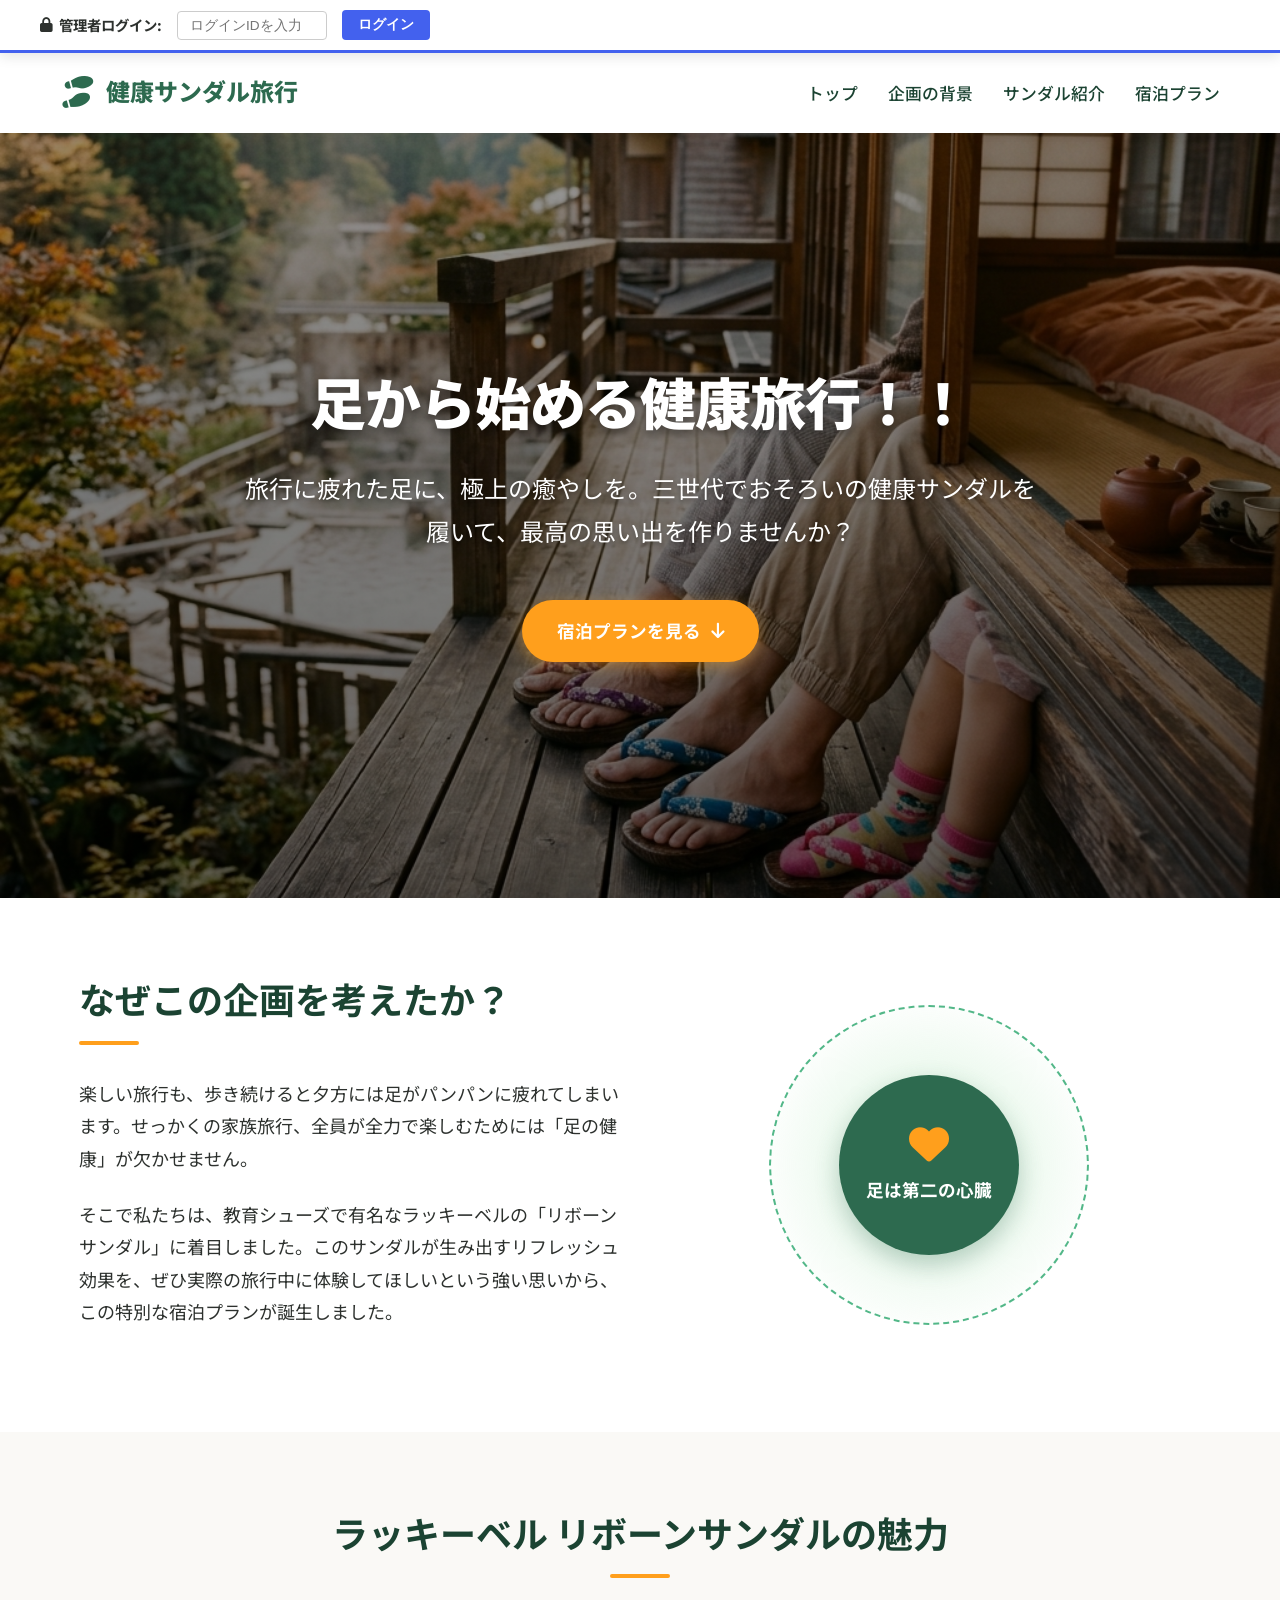
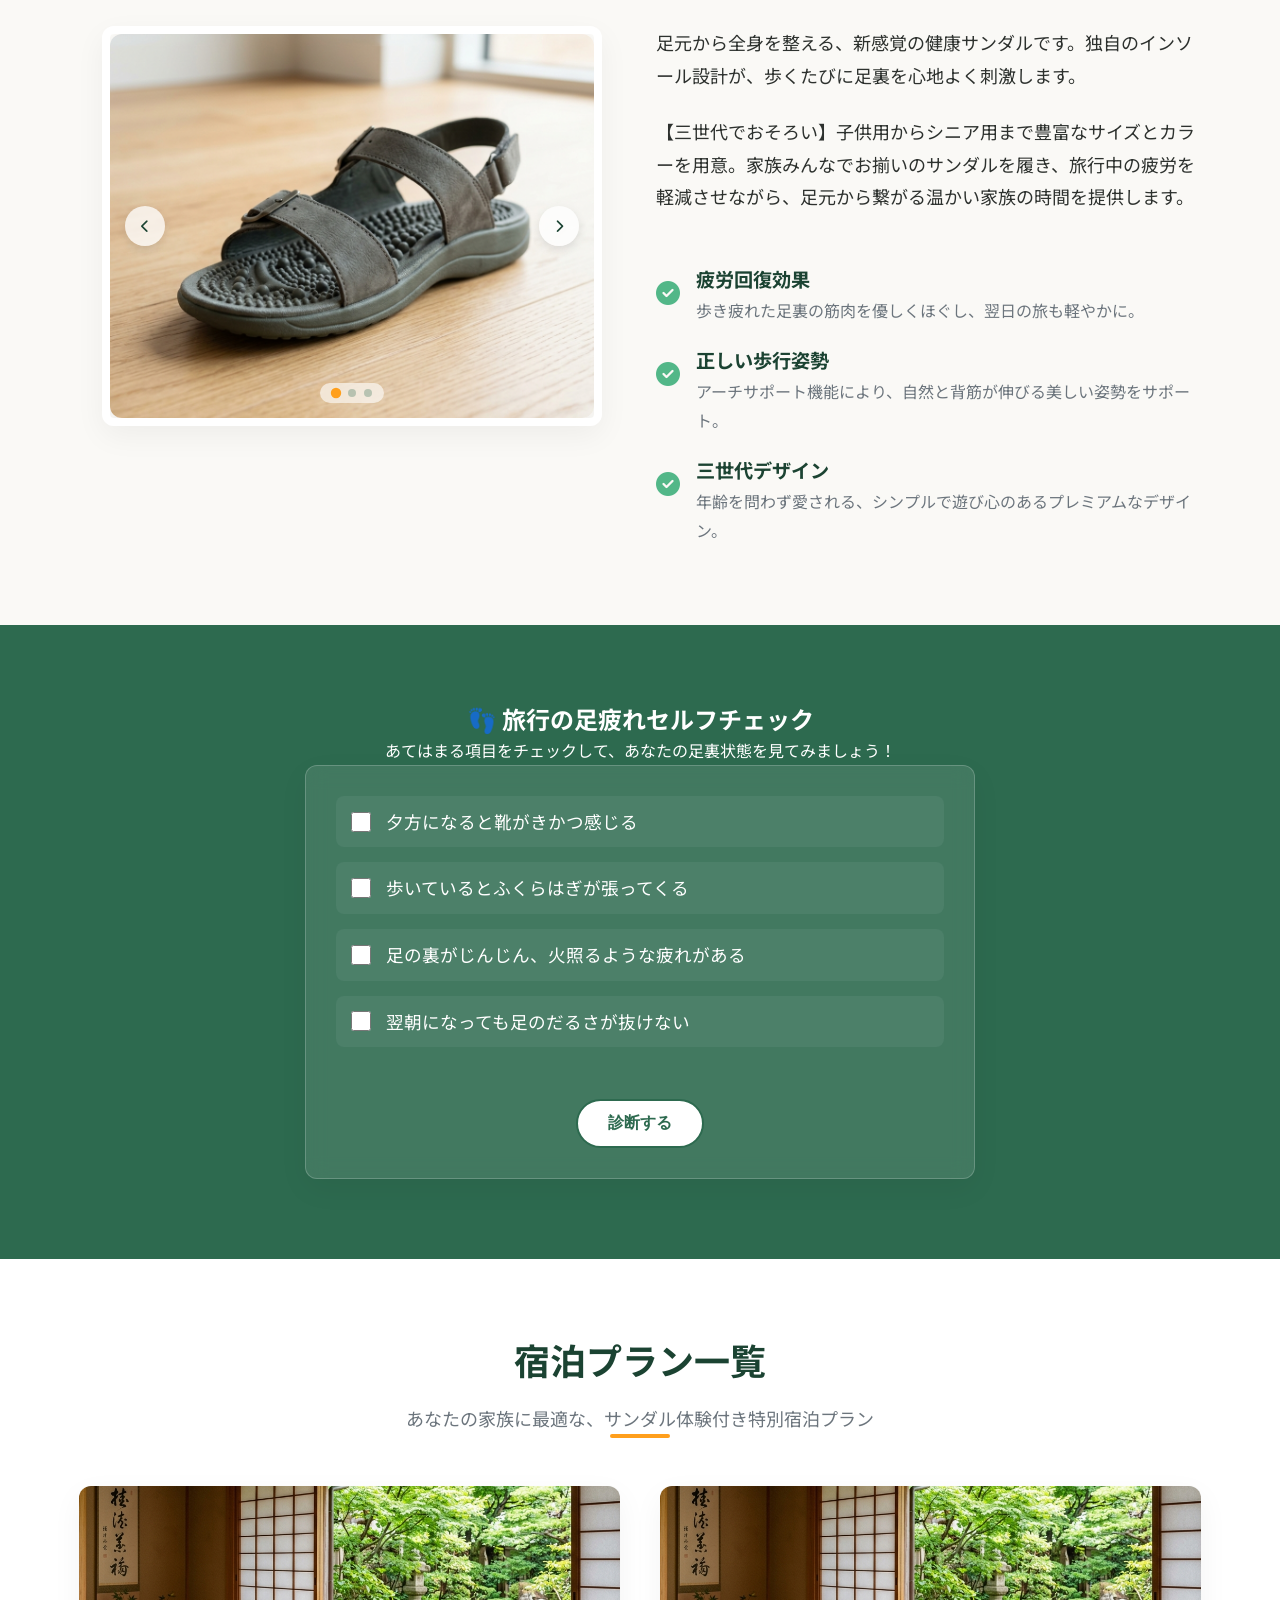
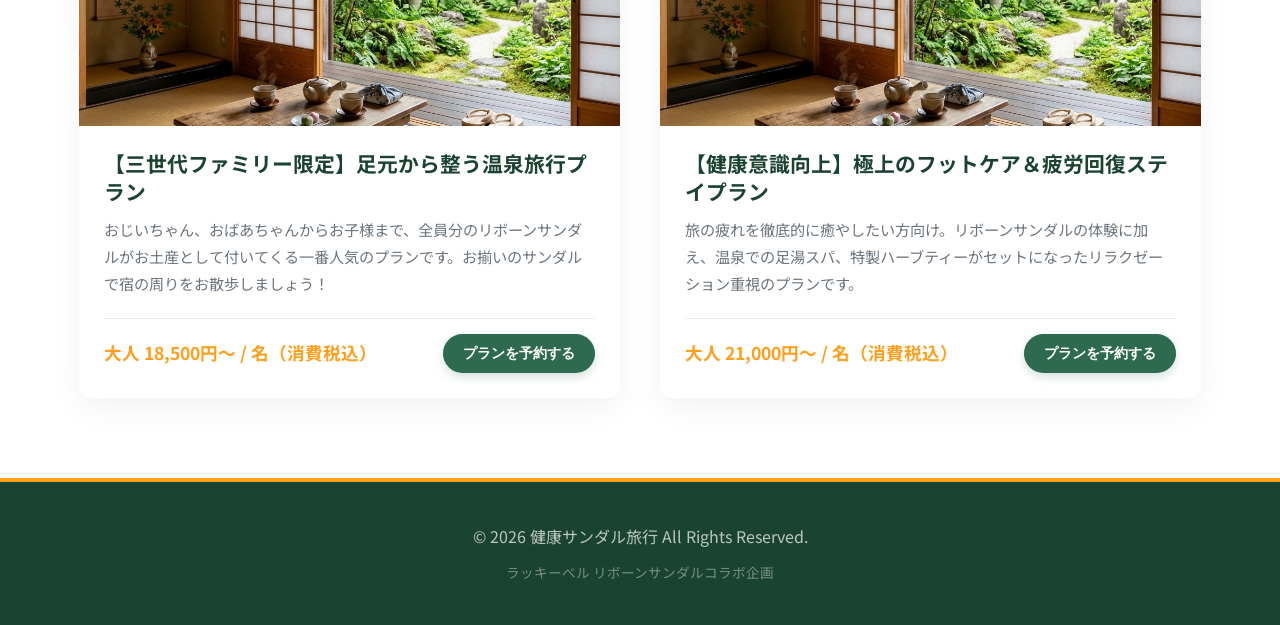
<file: index.html>
<!DOCTYPE html>
<html lang="ja">
<head>
    <meta charset="UTF-8">
    <meta name="viewport" content="width=device-width, initial-scale=1.0, maximum-scale=1.0, user-scalable=no">
    <title>足から始める健康旅行！！ - ラッキーベル リボーンサンダル宿泊プラン</title>
    <!-- Google Fonts -->
    <link rel="preconnect" href="https://fonts.googleapis.com">
    <link rel="preconnect" href="https://fonts.gstatic.com" crossorigin>
    <link href="https://fonts.googleapis.com/css2?family=Noto+Sans+JP:wght@300;400;500;700;900&family=Outfit:wght@300;400;600;800&display=swap" rel="stylesheet">
    <!-- FontAwesome for Icons -->
    <link rel="stylesheet" href="https://cdnjs.cloudflare.com/ajax/libs/font-awesome/6.4.0/css/all.min.css">
    <!-- Custom CSS -->
    <link rel="stylesheet" href="./static/css/style.css">
</head>
<body>

    <!-- 管理者コントロールパネル -->
    <div id="admin-panel" class="admin-panel">
        <div class="admin-panel-content">
            <!-- 未ログイン時の表示 -->
            <div id="admin-login-area" class="admin-login-area">
                <span class="admin-label"><i class="fa-solid fa-lock"></i> 管理者ログイン:</span>
                <input type="password" id="admin-id-input" placeholder="ログインIDを入力" class="admin-input">
                <button id="admin-login-btn" class="admin-btn-small">ログイン</button>
                <span id="login-error-msg" class="login-error-msg"></span>
            </div>
            
            <!-- ログイン済みの表示（初期状態では非表示） -->
            <div id="admin-logged-in-area" class="admin-logged-in-area hidden">
                <span class="admin-badge"><i class="fa-solid fa-user-gear"></i> 管理者モード</span>
                <div class="admin-controls">
                    <label class="switch">
                        <input type="checkbox" id="edit-mode-toggle">
                        <span class="slider round"></span>
                    </label>
                    <span class="switch-label">編集モードON</span>
                </div>
                <button id="save-btn" class="save-btn" disabled><i class="fa-solid fa-floppy-disk"></i> 変更を保存</button>
                <button id="admin-logout-btn" class="logout-btn"><i class="fa-solid fa-right-from-bracket"></i> ログアウト</button>
            </div>
            <div id="save-status" class="save-status"></div>
        </div>
    </div>

    <!-- 編集中の要素に対するフォントサイズツールバー -->
    <div id="fontsize-toolbar" class="fontsize-toolbar hidden">
        <label for="font-size-input">文字サイズ:</label>
        <input type="range" id="font-size-input" min="12" max="80" step="1">
        <span id="font-size-val">16px</span>
    </div>

    <!-- ナビゲーションバー -->
    <nav class="navbar">
        <div class="navbar-container">
            <a href="#" class="brand-logo">
                <span class="logo-icon"><i class="fa-solid fa-shoe-prints"></i></span>
                <span id="nav-brand" class="editable" data-section="navigation" data-key="brand" data-type="text">健康サンダル旅行</span>
            </a>
            <ul class="nav-menu">
                <li class="nav-item"><a href="#hero" class="nav-link">トップ</a></li>
                <li class="nav-item"><a href="#background" class="nav-link">企画の背景</a></li>
                <li class="nav-item"><a href="#sandal" class="nav-link">サンダル紹介</a></li>
                <li class="nav-item"><a href="#plans" class="nav-link">宿泊プラン</a></li>
            </ul>
            <div class="menu-toggle" id="mobile-menu">
                <span class="bar"></span>
                <span class="bar"></span>
                <span class="bar"></span>
            </div>
        </div>
    </nav>

    <!-- ヒーローセクション -->
    <header id="hero" class="hero-section" style="background-image: linear-gradient(rgba(0,0,0,0.4), rgba(0,0,0,0.6)), url('./static/images/hero_bg.png');">
        <!-- 画像変更用隠し入力 & ボタン -->
        <div class="image-edit-overlay" data-target-section="hero" data-target-key="image">
            <button class="image-edit-btn"><i class="fa-solid fa-camera"></i> 背景画像を変更</button>
            <input type="file" class="image-upload-input" accept="image/*" style="display: none;">
        </div>
        <div class="hero-content container">
            <h1 id="hero-title" class="editable fade-in" data-section="hero" data-key="title" data-type="text" style="font-size: 56px;">
                足から始める健康旅行！！
            </h1>
            <p id="hero-subtitle" class="editable fade-in-delay" data-section="hero" data-key="subtitle" data-type="text" style="font-size: 24px;">
                旅行に疲れた足に、極上の癒やしを。三世代でおそろいの健康サンダルを履いて、最高の思い出を作りませんか？
            </p>
            <a href="#plans" class="cta-btn fade-in-delay-2">宿泊プランを見る <i class="fa-solid fa-arrow-down"></i></a>
        </div>
    </header>

    <!-- 企画背景セクション -->
    <section id="background" class="section bg-light">
        <div class="container grid-2">
            <div class="section-text">
                <h2 id="background-title" class="section-title editable" data-section="background" data-key="title" data-type="text" style="font-size: 36px;">
                    なぜこの企画を考えたか？
                </h2>
                <div class="title-line"></div>
                <p id="background-text1" class="text-p editable" data-section="background" data-key="text_1" data-type="textarea" style="font-size: 18px;">
                    楽しい旅行も、歩き続けると夕方には足がパンパンに疲れてしまいます。せっかくの家族旅行、全員が全力で楽しむためには「足の健康」が欠かせません。
                </p>
                <p id="background-text2" class="text-p editable" data-section="background" data-key="text_2" data-type="textarea" style="font-size: 18px;">
                    そこで私たちは、教育シューズで有名なラッキーベルの「リボーンサンダル」に着目しました。このサンダルが生み出すリフレッシュ効果を、ぜひ実際の旅行中に体験してほしいという強い思いから、この特別な宿泊プランが誕生しました。
                </p>
            </div>
            <div class="section-image-wrapper card-animation">
                <!-- 遊び心：足つぼグラフィック -->
                <div class="foot-graphic">
                    <div class="foot-bone">
                        <i class="fa-solid fa-heart beat-icon"></i>
                        <span>足は第二の心臓</span>
                    </div>
                </div>
            </div>
        </div>
    </section>

    <!-- サンダル概要セクション -->
    <section id="sandal" class="section">
        <div class="container">
            <h2 id="sandal-title" class="section-title text-center editable" data-section="sandal" data-key="title" data-type="text" style="font-size: 36px;">
                ラッキーベル リボーンサンダルの魅力
            </h2>
            <div class="title-line center"></div>
            
            <div class="grid-2 gap-4 mt-3">
                <div class="sandal-slider-container">
                    <div class="slider-wrapper">
                        <!-- スライドが動的に描画されますが、初期表示用にデフォルトを書いておきます -->
                        <div class="slide active">
                            <img class="product-img img-responsive" src="./static/images/sandal_overview.png" alt="ラッキーベル リボーンサンダル">
                        </div>
                        <div class="slide">
                            <img class="product-img img-responsive" src="./static/images/sandal_family.png" alt="ラッキーベル リボーンサンダル 使用イメージ">
                        </div>
                        <div class="slide">
                            <img class="product-img img-responsive" src="./static/images/sandal_detail.png" alt="ラッキーベル リボーンサンダル ディテール">
                        </div>
                    </div>
                    
                    <!-- カルーセル操作用矢印 -->
                    <button class="slider-arrow prev-arrow"><i class="fa-solid fa-chevron-left"></i></button>
                    <button class="slider-arrow next-arrow"><i class="fa-solid fa-chevron-right"></i></button>
                    
                    <!-- インディケーター（ドット） -->
                    <div class="slider-dots">
                        <span class="dot active"></span>
                        <span class="dot"></span>
                        <span class="dot"></span>
                    </div>

                    <!-- 管理者用の写真変更・追加・削除オーバーレイ -->
                    <div class="image-edit-overlay" data-target-section="sandal" data-target-key="images">
                        <div class="admin-slide-controls">
                            <button class="image-edit-btn" id="change-current-slide-btn"><i class="fa-solid fa-camera"></i> 写真を変更</button>
                            <button class="admin-action-btn add-slide-btn"><i class="fa-solid fa-plus"></i> 追加</button>
                            <button class="admin-action-btn delete-slide-btn"><i class="fa-solid fa-trash"></i> 削除</button>
                        </div>
                        <input type="file" class="image-upload-input" accept="image/*" style="display: none;">
                    </div>
                </div>
                <div class="section-text flex-center-y">
                    <p id="sandal-desc1" class="text-p editable" data-section="sandal" data-key="desc_1" data-type="textarea" style="font-size: 18px;">
                        足元から全身を整える、新感覚の健康サンダルです。独自のインソール設計が、歩くたびに足裏を心地よく刺激します。
                    </p>
                    <p id="sandal-desc2" class="text-p editable" data-section="sandal" data-key="desc_2" data-type="textarea" style="font-size: 18px;">
                        【三世代でおそろい】子供用からシニア用まで豊富なサイズとカラーを用意。家族みんなでお揃いのサンダルを履き、旅行中の疲労を軽減させながら、足元から繋がる温かい家族の時間を提供します。
                    </p>
                    
                    <div class="benefits-list mt-2">
                        <div class="benefit-item">
                            <div class="benefit-icon"><i class="fa-solid fa-circle-check"></i></div>
                            <div>
                                <h4 class="benefit-title">疲労回復効果</h4>
                                <p class="benefit-desc">歩き疲れた足裏の筋肉を優しくほぐし、翌日の旅も軽やかに。</p>
                            </div>
                        </div>
                        <div class="benefit-item">
                            <div class="benefit-icon"><i class="fa-solid fa-circle-check"></i></div>
                            <div>
                                <h4 class="benefit-title">正しい歩行姿勢</h4>
                                <p class="benefit-desc">アーチサポート機能により、自然と背筋が伸びる美しい姿勢をサポート。</p>
                            </div>
                        </div>
                        <div class="benefit-item">
                            <div class="benefit-icon"><i class="fa-solid fa-circle-check"></i></div>
                            <div>
                                <h4 class="benefit-title">三世代デザイン</h4>
                                <p class="benefit-desc">年齢を問わず愛される、シンプルで遊び心のあるプレミアムなデザイン。</p>
                            </div>
                        </div>
                    </div>
                </div>
            </div>
        </div>
    </section>

    <!-- 遊び心コンテンツ：お疲れ度セルフチェック -->
    <section class="section bg-primary text-white check-section">
        <div class="container text-center max-w-700">
            <h2>👣 旅行の足疲れセルフチェック</h2>
            <p>あてはまる項目をチェックして、あなたの足裏状態を見てみましょう！</p>
            <div class="checker-card">
                <div class="check-options">
                    <label class="check-option">
                        <input type="checkbox" class="foot-check" value="1">
                        <span>夕方になると靴がきかつ感じる</span>
                    </label>
                    <label class="check-option">
                        <input type="checkbox" class="foot-check" value="2">
                        <span>歩いているとふくらはぎが張ってくる</span>
                    </label>
                    <label class="check-option">
                        <input type="checkbox" class="foot-check" value="3">
                        <span>足の裏がじんじん、火照るような疲れがある</span>
                    </label>
                    <label class="check-option">
                        <input type="checkbox" class="foot-check" value="4">
                        <span>翌朝になっても足のだるさが抜けない</span>
                    </label>
                </div>
                <button id="calc-checks-btn" class="secondary-btn mt-2">診断する</button>
                <div id="check-result" class="check-result mt-2 hidden">
                    <h3 id="result-title"></h3>
                    <p id="result-text"></p>
                </div>
            </div>
        </div>
    </section>

    <!-- 宿泊プランセクション -->
    <section id="plans" class="section bg-light">
        <div class="container">
            <h2 id="plans-title" class="section-title text-center editable" data-section="plans" data-key="title" data-type="text" style="font-size: 36px;">
                宿泊プラン一覧
            </h2>
            <p id="plans-subtitle" class="text-center text-muted editable" data-section="plans" data-key="subtitle" data-type="text" style="font-size: 18px;">
                あなたの家族に最適な、サンダル体験付き特別宿泊プラン
            </p>
            <div class="title-line center"></div>

            <div class="plans-grid mt-3">
                <!-- プラン 1 -->
                <div class="plan-card" data-plan-id="1">
                    <div class="plan-image-wrapper">
                        <img class="plan-img" src="./static/images/plan_ryokan.png" alt="【三世代ファミリー限定】足元から整う温泉旅行プラン">
                        <div class="image-edit-overlay" data-target-section="plans" data-target-list-id="1" data-target-key="image">
                            <button class="image-edit-btn"><i class="fa-solid fa-camera"></i> プラン写真を変更</button>
                            <input type="file" class="image-upload-input" accept="image/*" style="display: none;">
                        </div>
                    </div>
                    <div class="plan-body">
                        <h3 class="plan-card-title editable-list" data-section="plans" data-list-id="1" data-key="title">
                            【三世代ファミリー限定】足元から整う温泉旅行プラン
                        </h3>
                        <p class="plan-card-desc editable-list" data-section="plans" data-list-id="1" data-key="description">
                            おじいちゃん、おばあちゃんからお子様まで、全員分のリボーンサンダルがお土産として付いてくる一番人気のプランです。お揃いのサンダルで宿の周りをお散歩しましょう！
                        </p>
                        <div class="plan-footer">
                            <span class="plan-price editable-list" data-section="plans" data-list-id="1" data-key="price">
                                大人 18,500円〜 / 名（消費税込）
                            </span>
                            <button class="book-btn" onclick="bookingPopup('【三世代ファミリー限定】足元から整う温泉旅行プラン')">プランを予約する</button>
                        </div>
                    </div>
                </div>

                <!-- プラン 2 -->
                <div class="plan-card" data-plan-id="2">
                    <div class="plan-image-wrapper">
                        <img class="plan-img" src="./static/images/plan_ryokan.png" alt="【健康意識向上】極上のフットケア＆疲労回復ステイプラン">
                        <div class="image-edit-overlay" data-target-section="plans" data-target-list-id="2" data-target-key="image">
                            <button class="image-edit-btn"><i class="fa-solid fa-camera"></i> プラン写真を変更</button>
                            <input type="file" class="image-upload-input" accept="image/*" style="display: none;">
                        </div>
                    </div>
                    <div class="plan-body">
                        <h3 class="plan-card-title editable-list" data-section="plans" data-list-id="2" data-key="title">
                            【健康意識向上】極上のフットケア＆疲労回復ステイプラン
                        </h3>
                        <p class="plan-card-desc editable-list" data-section="plans" data-list-id="2" data-key="description">
                            旅の疲れを徹底的に癒やしたい方向け。リボーンサンダルの体験に加え、温泉での足湯スパ、特製ハーブティーがセットになったリラクゼーション重視のプランです。
                        </p>
                        <div class="plan-footer">
                            <span class="plan-price editable-list" data-section="plans" data-list-id="2" data-key="price">
                                大人 21,000円〜 / 名（消費税込）
                            </span>
                            <button class="book-btn" onclick="bookingPopup('【健康意識向上】極上のフットケア＆疲労回復ステイプラン')">プランを予約する</button>
                        </div>
                    </div>
                </div>
            </div>
        </div>
    </section>

    <!-- フッター -->
    <footer class="footer">
        <div class="container text-center">
            <p>&copy; 2026 健康サンダル旅行 All Rights Reserved.</p>
            <p class="footer-sub">ラッキーベル リボーンサンダルコラボ企画</p>
        </div>
    </footer>

    <!-- 予約用ポップアップ（仮） -->
    <div id="booking-modal" class="modal">
        <div class="modal-content">
            <span class="close-modal">&times;</span>
            <div class="modal-header">
                <h2><i class="fa-regular fa-calendar-check"></i> プラン予約</h2>
            </div>
            <div class="modal-body">
                <p>ご予約ありがとうございます！</p>
                <p id="modal-plan-name" class="modal-plan-name"></p>
                <p class="modal-notice">※こちらはデモンストレーション用の予約フォームです。実際のご予約は行われません。体験用のリボーンサンダルはチェックイン時にフロントにてお渡しいたします。</p>
                <button class="cta-btn w-full mt-2" onclick="closeBookingModal()">閉じる</button>
            </div>
        </div>
    </div>

    <!-- Custom JS -->
    <script src="./static/js/main.js"></script>
</body>
</html>
</file>
<file: static/css/style.css>
/* ==========================================================================
   Design System & Variable Tokens
   ========================================================================== */
:root {
    /* Color Palette */
    --primary-color: #2D6A4F;       /* Deep Forest Green */
    --primary-light: #52B788;       /* Medium Forest Green */
    --primary-dark: #1B4332;        /* Dark Green for Text/Header */
    --secondary-color: #D8F3DC;     /* Soft Pastel Green */
    --accent-color: #FF9F1C;        /* Warm Playful Orange */
    --bg-light: #FAF9F6;            /* Warm Off-White / Beige */
    --bg-white: #FFFFFF;
    --text-main: #2D312E;           /* Very Dark Slate */
    --text-muted: #6C757D;
    --admin-color: #4361EE;         /* Admin Vivid Blue */
    --admin-hover: #3F37C9;
    
    /* Typography */
    --font-primary: 'Noto Sans JP', sans-serif;
    --font-heading: 'Outfit', 'Noto Sans JP', sans-serif;
    
    /* Layout */
    --container-width: 1200px;
    --transition-smooth: all 0.3s cubic-bezier(0.25, 0.8, 0.25, 1);
    --border-radius: 12px;
    --box-shadow: 0 10px 30px rgba(0, 0, 0, 0.05);
    --box-shadow-hover: 0 20px 40px rgba(0, 0, 0, 0.1);
}

/* ==========================================================================
   Base Styles & Reset
   ========================================================================== */
* {
    margin: 0;
    padding: 0;
    box-sizing: border-box;
}

html {
    scroll-behavior: smooth;
    font-size: 16px;
}

body {
    font-family: var(--font-primary);
    background-color: var(--bg-light);
    color: var(--text-main);
    line-height: 1.8;
    overflow-x: hidden;
}

.container {
    width: 90%;
    max-width: var(--container-width);
    margin: 0 auto;
    padding: 0 15px;
}

a {
    text-decoration: none;
    color: inherit;
    transition: var(--transition-smooth);
}

img {
    max-width: 100%;
    height: auto;
    display: block;
}

.img-responsive {
    border-radius: var(--border-radius);
    box-shadow: var(--box-shadow);
}

/* ==========================================================================
   Helper Classes
   ========================================================================== */
.section {
    padding: 80px 0;
    position: relative;
}

.bg-light {
    background-color: var(--bg-white);
}

.bg-primary {
    background-color: var(--primary-color);
}

.text-white {
    color: var(--bg-white);
}

.text-center {
    text-align: center;
}

.text-muted {
    color: var(--text-muted);
}

.mt-1 { margin-top: 1rem; }
.mt-2 { margin-top: 2rem; }
.mt-3 { margin-top: 3rem; }
.mb-2 { margin-bottom: 2rem; }
.gap-4 { gap: 4rem; }

.grid-2 {
    display: grid;
    grid-template-columns: 1fr 1fr;
    gap: 2rem;
}

.flex-center-y {
    display: flex;
    flex-direction: column;
    justify-content: center;
}

.max-w-700 {
    max-width: 700px;
    margin: 0 auto;
}

/* ==========================================================================
   Typography Styles
   ========================================================================== */
h1, h2, h3, h4 {
    font-family: var(--font-heading);
    font-weight: 700;
    line-height: 1.3;
}

.section-title {
    font-size: 2.2rem;
    color: var(--primary-dark);
    margin-bottom: 1rem;
}

.title-line {
    width: 60px;
    height: 4px;
    background-color: var(--accent-color);
    margin-bottom: 2rem;
    border-radius: 2px;
}

.title-line.center {
    margin-left: auto;
    margin-right: auto;
}

.text-p {
    font-size: 1.1rem;
    margin-bottom: 1.5rem;
    color: var(--text-main);
}

/* ==========================================================================
   Navigation Bar
   ========================================================================== */
.navbar {
    background-color: rgba(255, 255, 255, 0.95);
    backdrop-filter: blur(10px);
    position: sticky;
    top: 0;
    z-index: 999;
    box-shadow: 0 2px 10px rgba(0, 0, 0, 0.05);
    transition: var(--transition-smooth);
}

.navbar-container {
    display: flex;
    justify-content: space-between;
    align-items: center;
    height: 80px;
    max-width: var(--container-width);
    margin: 0 auto;
    padding: 0 20px;
}

.brand-logo {
    display: flex;
    align-items: center;
    font-family: var(--font-heading);
    font-size: 1.5rem;
    font-weight: 800;
    color: var(--primary-color);
}

.logo-icon {
    font-size: 1.8rem;
    margin-right: 10px;
    transform: rotate(-15deg);
    display: inline-block;
    transition: transform 0.5s ease;
}

.brand-logo:hover .logo-icon {
    transform: rotate(15deg) scale(1.1);
}

.nav-menu {
    display: flex;
    list-style: none;
}

.nav-item {
    margin-left: 30px;
}

.nav-link {
    font-size: 1.05rem;
    font-weight: 500;
    color: var(--primary-dark);
    padding: 10px 0;
    position: relative;
}

.nav-link::after {
    content: '';
    position: absolute;
    bottom: 0;
    left: 0;
    width: 0;
    height: 2px;
    background-color: var(--accent-color);
    transition: var(--transition-smooth);
}

.nav-link:hover::after {
    width: 100%;
}

.menu-toggle {
    display: none;
    cursor: pointer;
}

.menu-toggle .bar {
    width: 25px;
    height: 3px;
    background-color: var(--primary-dark);
    margin: 5px 0;
    transition: var(--transition-smooth);
}

/* ==========================================================================
   Hero Section
   ========================================================================== */
.hero-section {
    height: 85vh;
    background-size: cover;
    background-position: center;
    background-repeat: no-repeat;
    display: flex;
    align-items: center;
    color: var(--bg-white);
    position: relative;
    text-align: center;
}

.hero-content {
    z-index: 2;
    display: flex;
    flex-direction: column;
    align-items: center;
    justify-content: center;
}

.hero-content h1 {
    font-size: 3.5rem;
    font-weight: 900;
    margin-bottom: 1.5rem;
    text-shadow: 0 4px 10px rgba(0, 0, 0, 0.4);
    letter-spacing: -1px;
}

.hero-content p {
    font-size: 1.5rem;
    max-width: 800px;
    margin-bottom: 3rem;
    text-shadow: 0 2px 5px rgba(0, 0, 0, 0.4);
    font-weight: 400;
}

/* Buttons */
.cta-btn {
    background-color: var(--accent-color);
    color: var(--bg-white);
    padding: 15px 35px;
    font-size: 1.1rem;
    font-weight: 700;
    border-radius: 50px;
    box-shadow: 0 4px 15px rgba(255, 159, 28, 0.4);
    display: inline-flex;
    align-items: center;
    gap: 10px;
    border: none;
    cursor: pointer;
}

.cta-btn:hover {
    background-color: #e58f10;
    transform: translateY(-3px);
    box-shadow: 0 6px 20px rgba(255, 159, 28, 0.6);
}

.secondary-btn {
    background-color: var(--bg-white);
    color: var(--primary-color);
    padding: 12px 30px;
    font-size: 1rem;
    font-weight: 700;
    border-radius: 50px;
    border: 2px solid var(--primary-color);
    cursor: pointer;
    transition: var(--transition-smooth);
}

.secondary-btn:hover {
    background-color: var(--primary-color);
    color: var(--bg-white);
    transform: scale(1.05);
}

.w-full {
    width: 100%;
    justify-content: center;
}

/* ==========================================================================
   Background Section & Foot Graphic
   ========================================================================== */
.section-image-wrapper {
    display: flex;
    justify-content: center;
    align-items: center;
    position: relative;
}

.foot-graphic {
    width: 320px;
    height: 320px;
    background: radial-gradient(circle, var(--secondary-color) 0%, rgba(216, 243, 220, 0.1) 70%);
    border-radius: 50%;
    display: flex;
    justify-content: center;
    align-items: center;
    position: relative;
    border: 2px dashed var(--primary-light);
    animation: rotateDashed 40s linear infinite;
}

.foot-bone {
    width: 180px;
    height: 180px;
    background-color: var(--primary-color);
    border-radius: 50%;
    display: flex;
    flex-direction: column;
    justify-content: center;
    align-items: center;
    color: var(--bg-white);
    font-weight: 700;
    font-size: 1.1rem;
    box-shadow: 0 10px 25px rgba(45, 106, 79, 0.3);
    animation: bounceSlow 3s ease-in-out infinite alternate;
}

.beat-icon {
    font-size: 2.5rem;
    color: var(--accent-color);
    margin-bottom: 10px;
    animation: heartBeat 1.5s infinite;
}

/* ==========================================================================
   Sandal Section
   ========================================================================== */
.product-img {
    width: 100%;
    max-height: 450px;
    object-fit: cover;
    border: 8px solid var(--bg-white);
    animation: floatEffect 5s ease-in-out infinite;
}

.image-container-editable {
    position: relative;
}

.benefits-list {
    display: flex;
    flex-direction: column;
    gap: 1.5rem;
}

.benefit-item {
    display: flex;
    gap: 1rem;
}

.benefit-icon {
    color: var(--primary-light);
    font-size: 1.5rem;
    margin-top: 2px;
}

.benefit-title {
    font-size: 1.2rem;
    color: var(--primary-dark);
    margin-bottom: 0.2rem;
}

.benefit-desc {
    color: var(--text-muted);
}

/* ==========================================================================
   Playful Checker Section
   ========================================================================== */
.checker-card {
    background-color: rgba(255, 255, 255, 0.1);
    backdrop-filter: blur(10px);
    border-radius: var(--border-radius);
    padding: 30px;
    border: 1px solid rgba(255, 255, 255, 0.2);
    box-shadow: var(--box-shadow);
}

.check-options {
    display: grid;
    grid-template-columns: 1fr;
    gap: 15px;
    text-align: left;
    margin-bottom: 20px;
}

.check-option {
    display: flex;
    align-items: center;
    gap: 15px;
    cursor: pointer;
    font-size: 1.1rem;
    padding: 10px 15px;
    border-radius: 8px;
    background-color: rgba(255, 255, 255, 0.05);
    transition: var(--transition-smooth);
}

.check-option:hover {
    background-color: rgba(255, 255, 255, 0.15);
}

.check-option input[type="checkbox"] {
    width: 20px;
    height: 20px;
    accent-color: var(--accent-color);
    cursor: pointer;
}

.check-result {
    padding: 20px;
    border-radius: 8px;
    background-color: var(--bg-white);
    color: var(--text-main);
    border-left: 5px solid var(--accent-color);
    box-shadow: var(--box-shadow);
}

/* ==========================================================================
   Accommodation Plans Section
   ========================================================================== */
.plans-grid {
    display: grid;
    grid-template-columns: repeat(auto-fit, minmax(320px, 1fr));
    gap: 2.5rem;
}

.plan-card {
    background-color: var(--bg-white);
    border-radius: var(--border-radius);
    overflow: hidden;
    box-shadow: var(--box-shadow);
    transition: var(--transition-smooth);
    display: flex;
    flex-direction: column;
    position: relative;
}

.plan-card:hover {
    transform: translateY(-10px);
    box-shadow: var(--box-shadow-hover);
}

.plan-image-wrapper {
    position: relative;
    height: 240px;
    overflow: hidden;
}

.plan-img {
    width: 100%;
    height: 100%;
    object-fit: cover;
    transition: transform 0.5s ease;
}

.plan-card:hover .plan-img {
    transform: scale(1.05);
}

.plan-body {
    padding: 25px;
    flex-grow: 1;
    display: flex;
    flex-direction: column;
    justify-content: space-between;
}

.plan-card-title {
    font-size: 1.3rem;
    color: var(--primary-dark);
    margin-bottom: 10px;
}

.plan-card-desc {
    color: var(--text-muted);
    font-size: 0.95rem;
    margin-bottom: 20px;
    flex-grow: 1;
}

.plan-footer {
    display: flex;
    justify-content: space-between;
    align-items: center;
    border-top: 1px solid #ECEEEB;
    padding-top: 15px;
}

.plan-price {
    font-size: 1.1rem;
    font-weight: 700;
    color: var(--accent-color);
}

.book-btn {
    background-color: var(--primary-color);
    color: var(--bg-white);
    border: none;
    padding: 10px 20px;
    border-radius: 50px;
    font-size: 0.9rem;
    font-weight: 600;
    cursor: pointer;
    box-shadow: 0 4px 10px rgba(45, 106, 79, 0.2);
    transition: var(--transition-smooth);
}

.book-btn:hover {
    background-color: var(--primary-light);
    transform: scale(1.05);
}

/* ==========================================================================
   Footer
   ========================================================================== */
.footer {
    background-color: var(--primary-dark);
    color: rgba(255, 255, 255, 0.7);
    padding: 40px 0;
    border-top: 4px solid var(--accent-color);
}

.footer-sub {
    font-size: 0.85rem;
    margin-top: 10px;
    color: rgba(255, 255, 255, 0.4);
}

/* ==========================================================================
   Modals & Popups
   ========================================================================== */
.modal {
    display: none;
    position: fixed;
    z-index: 1000;
    left: 0;
    top: 0;
    width: 100%;
    height: 100%;
    background-color: rgba(0, 0, 0, 0.5);
    backdrop-filter: blur(5px);
    justify-content: center;
    align-items: center;
    opacity: 0;
    transition: opacity 0.3s ease;
}

.modal.show {
    display: flex;
    opacity: 1;
}

.modal-content {
    background-color: var(--bg-white);
    padding: 40px;
    border-radius: var(--border-radius);
    width: 90%;
    max-width: 500px;
    box-shadow: var(--box-shadow-hover);
    position: relative;
    transform: scale(0.9);
    transition: transform 0.3s ease;
}

.modal.show .modal-content {
    transform: scale(1);
}

.close-modal {
    position: absolute;
    top: 15px;
    right: 20px;
    font-size: 2rem;
    font-weight: 700;
    color: var(--text-muted);
    cursor: pointer;
}

.close-modal:hover {
    color: var(--text-main);
}

.modal-header h2 {
    color: var(--primary-color);
    margin-bottom: 20px;
    display: flex;
    align-items: center;
    gap: 10px;
}

.modal-plan-name {
    font-size: 1.2rem;
    font-weight: 700;
    color: var(--text-main);
    background-color: var(--secondary-color);
    padding: 10px 15px;
    border-radius: 8px;
    margin: 15px 0;
}

.modal-notice {
    font-size: 0.85rem;
    color: var(--text-muted);
    line-height: 1.5;
}

/* ==========================================================================
   Animations
   ========================================================================== */
@keyframes rotateDashed {
    from { transform: rotate(0deg); }
    to { transform: rotate(360deg); }
}

@keyframes bounceSlow {
    from { transform: translateY(0); }
    to { transform: translateY(-10px); }
}

@keyframes floatEffect {
    0% { transform: translateY(0px) rotate(0deg); }
    50% { transform: translateY(-10px) rotate(0.5deg); }
    100% { transform: translateY(0px) rotate(0deg); }
}

@keyframes heartBeat {
    0% { transform: scale(1); }
    14% { transform: scale(1.15); }
    28% { transform: scale(1); }
    42% { transform: scale(1.15); }
    70% { transform: scale(1); }
}

/* Scroll Fade In */
.fade-in {
    opacity: 0;
    transform: translateY(20px);
    animation: fadeInUp 0.8s forwards ease-out;
}

.fade-in-delay {
    opacity: 0;
    transform: translateY(20px);
    animation: fadeInUp 0.8s 0.3s forwards ease-out;
}

.fade-in-delay-2 {
    opacity: 0;
    transform: translateY(20px);
    animation: fadeInUp 0.8s 0.6s forwards ease-out;
}

@keyframes fadeInUp {
    to {
        opacity: 1;
        transform: translateY(0);
    }
}

/* ==========================================================================
   Admin Mode Styling (Crucial for Administration requirements)
   ========================================================================== */
.admin-panel {
    background-color: var(--bg-white);
    border-bottom: 3px solid var(--admin-color);
    padding: 10px 20px;
    box-shadow: 0 4px 12px rgba(0, 0, 0, 0.1);
    position: sticky;
    top: 0;
    z-index: 1000;
    transition: var(--transition-smooth);
}

.admin-panel-content {
    max-width: var(--container-width);
    margin: 0 auto;
    display: flex;
    justify-content: space-between;
    align-items: center;
    flex-wrap: wrap;
    gap: 10px;
}

.admin-badge {
    background-color: var(--admin-color);
    color: var(--bg-white);
    padding: 5px 12px;
    border-radius: 20px;
    font-size: 0.85rem;
    font-weight: 700;
    letter-spacing: 0.5px;
}

.admin-controls {
    display: flex;
    align-items: center;
    gap: 10px;
}

.switch-label {
    font-size: 0.9rem;
    font-weight: 600;
    color: var(--text-main);
}

/* The switch - the box around the slider */
.switch {
    position: relative;
    display: inline-block;
    width: 48px;
    height: 24px;
}

.switch input {
    opacity: 0;
    width: 0;
    height: 0;
}

.slider {
    position: absolute;
    cursor: pointer;
    top: 0;
    left: 0;
    right: 0;
    bottom: 0;
    background-color: #ccc;
    transition: .4s;
}

.slider:before {
    position: absolute;
    content: "";
    height: 16px;
    width: 16px;
    left: 4px;
    bottom: 4px;
    background-color: white;
    transition: .4s;
}

input:checked + .slider {
    background-color: var(--admin-color);
}

input:focus + .slider {
    box-shadow: 0 0 1px var(--admin-color);
}

input:checked + .slider:before {
    transform: translateX(24px);
}

.slider.round {
    border-radius: 24px;
}

.slider.round:before {
    border-radius: 50%;
}

/* Save button styling */
.save-btn {
    background-color: var(--admin-color);
    color: var(--bg-white);
    border: none;
    padding: 8px 20px;
    border-radius: 4px;
    font-weight: 600;
    cursor: pointer;
    display: flex;
    align-items: center;
    gap: 8px;
    transition: var(--transition-smooth);
}

.save-btn:hover:not(:disabled) {
    background-color: var(--admin-hover);
    transform: translateY(-1px);
}

.save-btn:disabled {
    background-color: #cccccc;
    color: #666666;
    cursor: not-allowed;
    box-shadow: none;
}

.save-status {
    font-size: 0.9rem;
    font-weight: 600;
}

.save-status.success {
    color: #2D6A4F;
}

.save-status.error {
    color: #E63946;
}

/* Fonts size toolbar */
.fontsize-toolbar {
    position: fixed;
    bottom: 20px;
    right: 20px;
    background-color: var(--bg-white);
    border: 2px solid var(--admin-color);
    border-radius: 8px;
    padding: 15px;
    box-shadow: 0 5px 20px rgba(0, 0, 0, 0.15);
    z-index: 998;
    display: flex;
    align-items: center;
    gap: 10px;
    transition: opacity 0.3s ease;
}

.fontsize-toolbar.hidden {
    opacity: 0;
    pointer-events: none;
}

.fontsize-toolbar label {
    font-size: 0.85rem;
    font-weight: 700;
    color: var(--admin-color);
}

.fontsize-toolbar input[type="range"] {
    accent-color: var(--admin-color);
    cursor: pointer;
}

.fontsize-toolbar span {
    font-size: 0.9rem;
    font-weight: 700;
    min-width: 40px;
}

/* Highlight editable areas when edit mode is active */
body.edit-mode-active .editable,
body.edit-mode-active .editable-list {
    outline: 2px dashed var(--admin-color);
    outline-offset: 4px;
    cursor: pointer;
    position: relative;
    transition: background-color 0.2s ease;
}

body.edit-mode-active .editable:hover,
body.edit-mode-active .editable-list:hover {
    background-color: rgba(67, 97, 238, 0.05);
}

body.edit-mode-active .editable:focus,
body.edit-mode-active .editable-list:focus {
    outline: 2px solid var(--admin-color);
    background-color: rgba(67, 97, 238, 0.1);
}

/* Image editing overlay */
.image-edit-overlay {
    position: absolute;
    top: 0;
    left: 0;
    width: 100%;
    height: 100%;
    background-color: rgba(0, 0, 0, 0.6);
    display: flex;
    justify-content: center;
    align-items: center;
    opacity: 0;
    pointer-events: none;
    transition: var(--transition-smooth);
    z-index: 10;
}

body.edit-mode-active .image-edit-overlay {
    pointer-events: auto;
}

body.edit-mode-active .image-edit-overlay:hover,
body.edit-mode-active .image-container-editable:hover .image-edit-overlay,
body.edit-mode-active .plan-image-wrapper:hover .image-edit-overlay {
    opacity: 1;
}

.image-edit-btn {
    background-color: var(--admin-color);
    color: var(--bg-white);
    border: none;
    padding: 10px 20px;
    border-radius: 4px;
    font-weight: 600;
    cursor: pointer;
    box-shadow: 0 4px 10px rgba(0, 0, 0, 0.2);
    display: flex;
    align-items: center;
    gap: 8px;
    transition: var(--transition-smooth);
}

.image-edit-btn:hover {
    background-color: var(--admin-hover);
    transform: scale(1.05);
}

/* ==========================================================================
   Responsive Design Breakpoints
   ========================================================================== */
@media screen and (max-width: 992px) {
    html {
        font-size: 15px;
    }
    
    .grid-2 {
        grid-template-columns: 1fr;
        gap: 3rem;
    }
    
    .section-text {
        text-align: center;
    }
    
    .title-line {
        margin-left: auto;
        margin-right: auto;
    }
    
    .hero-content h1 {
        font-size: 2.8rem;
    }
    
    .hero-content p {
        font-size: 1.3rem;
    }
    
    .foot-graphic {
        margin: 0 auto;
    }
}

@media screen and (max-width: 768px) {
    /* Mobile Menu */
    .nav-menu {
        position: fixed;
        left: -100%;
        top: 80px;
        flex-direction: column;
        background-color: var(--bg-white);
        width: 100%;
        text-align: center;
        transition: 0.3s;
        box-shadow: 0 10px 20px rgba(0, 0, 0, 0.05);
        border-top: 1px solid #eee;
    }
    
    .nav-menu.active {
        left: 0;
    }
    
    .nav-item {
        margin: 20px 0;
    }
    
    .menu-toggle {
        display: block;
    }
    
    .menu-toggle.is-active .bar:nth-child(2) {
        opacity: 0;
    }
    
    .menu-toggle.is-active .bar:nth-child(1) {
        transform: translateY(8px) rotate(45deg);
    }
    
    .menu-toggle.is-active .bar:nth-child(3) {
        transform: translateY(-8px) rotate(-45deg);
    }
    
    .hero-section {
        height: auto !important;
        min-height: 75vh;
        padding: 100px 0;
    }
    
    #hero-title {
        font-size: 2.2rem !important;
        line-height: 1.2 !important;
    }
    
    #hero-subtitle {
        font-size: 1.1rem !important;
        line-height: 1.5 !important;
        margin-bottom: 2rem !important;
    }
    
    .section-title, #background-title, #sandal-title, #plans-title {
        font-size: 1.8rem !important;
    }
    
    .text-p, #background-text1, #background-text2, #sandal-desc1, #sandal-desc2, #plans-subtitle {
        font-size: 1rem !important;
        line-height: 1.6 !important;
    }

    .admin-panel {
        position: relative !important;
        top: auto !important;
        z-index: 1001;
    }

    .section {
        padding: 50px 0 !important;
    }
    
    .plans-grid {
        grid-template-columns: 1fr;
    }
}

/* ==========================================================================
   Sandal Slider Carousel Styles
   ========================================================================== */
.sandal-slider-container {
    position: relative;
    width: 100%;
    max-width: 500px;
    margin: 0 auto;
    border-radius: var(--border-radius);
    overflow: hidden;
    box-shadow: var(--box-shadow);
    border: 8px solid var(--bg-white);
    aspect-ratio: 4 / 3.2;
}

.slider-wrapper {
    position: relative;
    width: 100%;
    height: 100%;
}

.slide {
    position: absolute;
    top: 0;
    left: 0;
    width: 100%;
    height: 100%;
    opacity: 0;
    transition: opacity 0.5s ease-in-out;
    pointer-events: none;
    z-index: 1;
}

.slide.active {
    opacity: 1;
    pointer-events: auto;
    z-index: 2;
}

.slide .product-img {
    width: 100%;
    height: 100%;
    object-fit: cover;
    border: none;
    animation: floatEffect 6s ease-in-out infinite;
}

/* Slider Controls */
.slider-arrow {
    position: absolute;
    top: 50%;
    transform: translateY(-50%);
    background-color: rgba(255, 255, 255, 0.75);
    color: var(--primary-dark);
    border: none;
    width: 40px;
    height: 40px;
    border-radius: 50%;
    cursor: pointer;
    z-index: 5;
    display: flex;
    justify-content: center;
    align-items: center;
    transition: var(--transition-smooth);
    box-shadow: 0 4px 10px rgba(0, 0, 0, 0.1);
}

.slider-arrow:hover {
    background-color: var(--primary-color);
    color: var(--bg-white);
    transform: translateY(-50%) scale(1.1);
}

.prev-arrow { left: 15px; }
.next-arrow { right: 15px; }

.slider-dots {
    position: absolute;
    bottom: 15px;
    left: 50%;
    transform: translateX(-50%);
    display: flex;
    gap: 8px;
    z-index: 5;
    background-color: rgba(255, 255, 255, 0.6);
    padding: 6px 12px;
    border-radius: 20px;
    backdrop-filter: blur(5px);
}

.dot {
    width: 8px;
    height: 8px;
    background-color: rgba(45, 106, 79, 0.3);
    border-radius: 50%;
    cursor: pointer;
    transition: var(--transition-smooth);
}

.dot.active {
    background-color: var(--accent-color);
    transform: scale(1.3);
}

/* Admin Slide overlay and controls */
body.edit-mode-active .sandal-slider-container:hover .image-edit-overlay {
    opacity: 1;
}

.admin-slide-controls {
    display: flex;
    flex-direction: column;
    gap: 10px;
    text-align: center;
}

.admin-action-btn {
    background-color: rgba(255, 255, 255, 0.9);
    color: var(--admin-color);
    border: 1px solid var(--admin-color);
    padding: 8px 16px;
    border-radius: 4px;
    font-weight: 600;
    cursor: pointer;
    display: flex;
    align-items: center;
    justify-content: center;
    gap: 6px;
    transition: var(--transition-smooth);
}

.admin-action-btn:hover {
    background-color: var(--admin-color);
    color: var(--bg-white);
}

.delete-slide-btn {
    color: #E63946;
    border-color: #E63946;
}

.delete-slide-btn:hover {
    background-color: #E63946;
    color: var(--bg-white);
}

/* ==========================================================================
   Admin Login Panel Styles
   ========================================================================== */
.admin-login-area,
.admin-logged-in-area {
    display: flex;
    align-items: center;
    gap: 15px;
    flex-wrap: wrap;
}

.admin-label {
    font-size: 0.9rem;
    font-weight: 700;
    color: var(--text-main);
    display: flex;
    align-items: center;
    gap: 6px;
}

.admin-input {
    padding: 6px 12px;
    font-size: 0.85rem;
    border: 1px solid #ccc;
    border-radius: 4px;
    outline: none;
    transition: var(--transition-smooth);
    width: 150px;
}

.admin-input:focus {
    border-color: var(--admin-color);
    box-shadow: 0 0 0 2px rgba(67, 97, 238, 0.1);
}

.admin-btn-small {
    background-color: var(--admin-color);
    color: var(--bg-white);
    border: none;
    padding: 6px 16px;
    border-radius: 4px;
    font-size: 0.85rem;
    font-weight: 600;
    cursor: pointer;
    transition: var(--transition-smooth);
}

.admin-btn-small:hover {
    background-color: var(--admin-hover);
    transform: translateY(-1px);
}

.logout-btn {
    background-color: #f1f3f5;
    color: #495057;
    border: 1px solid #ced4da;
    padding: 6px 16px;
    border-radius: 4px;
    font-size: 0.85rem;
    font-weight: 600;
    cursor: pointer;
    display: flex;
    align-items: center;
    gap: 6px;
    transition: var(--transition-smooth);
}

.logout-btn:hover {
    background-color: #e9ecef;
    color: #212529;
}

.login-error-msg {
    font-size: 0.8rem;
    font-weight: 600;
    color: #E63946;
}

/* Helper utility to hide elements */
.hidden {
    display: none !important;
}
</file>
